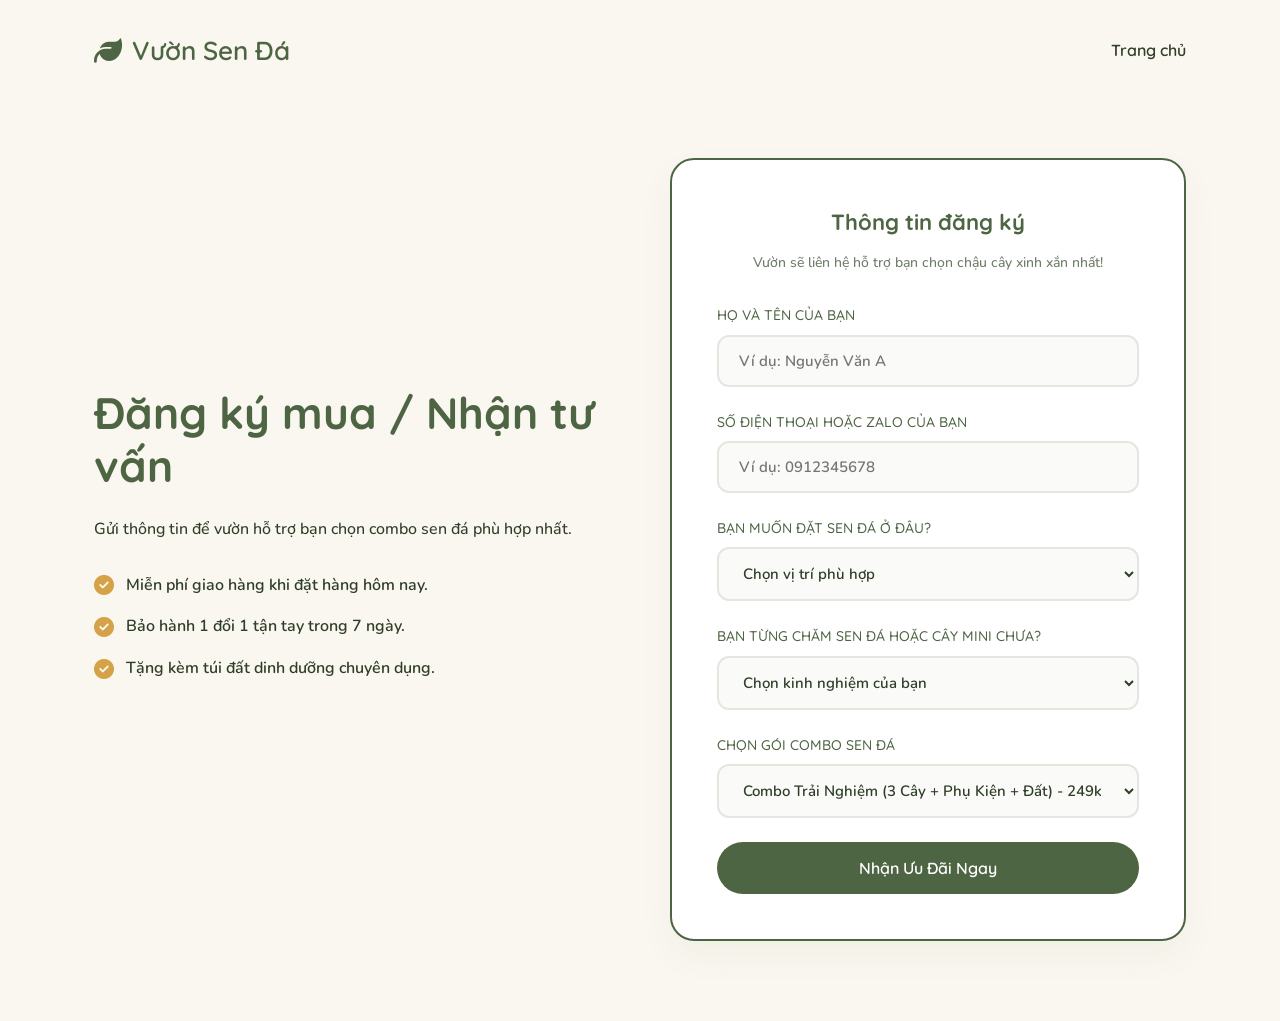
<file: dangky/index.html>
<!DOCTYPE html>
<html lang="vi">
<head>
  <meta charset="UTF-8">
  <meta name="viewport" content="width=device-width, initial-scale=1.0">
  <meta name="description" content="Đăng ký mua hoặc nhận tư vấn combo sen đá mini dễ chăm.">
  <title>Đăng ký tư vấn - Vườn Sen Đá</title>
  <link rel="preconnect" href="https://fonts.googleapis.com">
  <link rel="preconnect" href="https://fonts.gstatic.com" crossorigin>
  <link href="https://fonts.googleapis.com/css2?family=Nunito:wght@300;400;500;600;700&family=Quicksand:wght@300;400;500;600;700&display=swap" rel="stylesheet">
  <link rel="stylesheet" href="https://cdnjs.cloudflare.com/ajax/libs/font-awesome/6.4.0/css/all.min.css">
  <link rel="stylesheet" href="../index.css">
</head>
<body class="signup-page">
  <header>
    <div class="container header-content">
      <a href="../" class="logo" id="logo">
        <i class="fa-solid fa-leaf"></i> Vườn Sen Đá
      </a>
      <ul class="nav-links">
        <li><a href="../" class="nav-link">Trang chủ</a></li>
      </ul>
    </div>
  </header>

  <main>
    <section class="cta-section signup-section">
      <div class="container cta-grid signup-grid">
        <div class="cta-info">
          <h2>Đăng ký mua / Nhận tư vấn</h2>
          <p>Gửi thông tin để vườn hỗ trợ bạn chọn combo sen đá phù hợp nhất.</p>
          <ul class="cta-bullets">
            <li><i class="fa-solid fa-circle-check"></i> Miễn phí giao hàng khi đặt hàng hôm nay.</li>
            <li><i class="fa-solid fa-circle-check"></i> Bảo hành 1 đổi 1 tận tay trong 7 ngày.</li>
            <li><i class="fa-solid fa-circle-check"></i> Tặng kèm túi đất dinh dưỡng chuyên dụng.</li>
          </ul>
        </div>

        <div class="form-wrapper">
          <h3>Thông tin đăng ký</h3>
          <p>Vườn sẽ liên hệ hỗ trợ bạn chọn chậu cây xinh xắn nhất!</p>

          <form id="orderForm">
            <div class="form-group">
              <label for="fullName">Họ và tên của bạn</label>
              <input type="text" id="fullName" placeholder="Ví dụ: Nguyễn Văn A" required>
            </div>
            <div class="form-group">
              <label for="phoneNumber">Số điện thoại hoặc Zalo của bạn</label>
              <input type="tel" id="phoneNumber" placeholder="Ví dụ: 0912345678" required>
            </div>
            <div class="form-group">
              <label for="placementSelect">Bạn muốn đặt sen đá ở đâu?</label>
              <select id="placementSelect" required>
                <option value="" disabled selected>Chọn vị trí phù hợp</option>
                <option value="Bàn làm việc">Bàn làm việc</option>
                <option value="Phòng ngủ">Phòng ngủ</option>
                <option value="Quầy / kệ trang trí">Quầy / kệ trang trí</option>
                <option value="Nơi khác">Nơi khác</option>
              </select>
            </div>
            <div class="form-group">
              <label for="experienceSelect">Bạn từng chăm sen đá hoặc cây mini chưa?</label>
              <select id="experienceSelect" required>
                <option value="" disabled selected>Chọn kinh nghiệm của bạn</option>
                <option value="Chưa từng chăm">Chưa từng chăm</option>
                <option value="Đã từng chăm nhưng cây dễ héo">Đã từng chăm nhưng cây dễ héo</option>
                <option value="Đã có kinh nghiệm chăm cây">Đã có kinh nghiệm chăm cây</option>
              </select>
            </div>
            <div class="form-group">
              <label for="comboSelect">Chọn gói Combo Sen Đá</label>
              <select id="comboSelect" required>
                <option value="combo1">Combo Khởi Đầu (1 Cây + Chậu Gốm) - 99k</option>
                <option value="combo2" selected>Combo Trải Nghiệm (3 Cây + Phụ Kiện + Đất) - 249k</option>
                <option value="combo3">Combo Phủ Xanh (5 Cây + Phụ Kiện + Đất + Bình Tưới) - 379k</option>
              </select>
            </div>
            <button type="submit" class="btn btn-solid btn-submit" id="btn-submit">Nhận Ưu Đãi Ngay</button>
          </form>

          <div id="successMessage" style="display: none;">
            <i class="fa-solid fa-circle-check"></i>
            <h4>Gửi thông tin thành công!</h4>
            <p>Vườn Sen Đá sẽ gọi điện tư vấn trực tiếp cho bạn trong vòng 15 phút tới.</p>
          </div>
        </div>
      </div>
    </section>
  </main>

  <script>
    const GOOGLE_SCRIPT_URL = 'https://script.google.com/macros/s/AKfycbyvTFA9rg6vlzeQWGUNk2RSCX8b0bVJEtO6K11yNMRIom9UVF0GlWbloQmpUknqEbic-w/exec';

    document.getElementById('orderForm').addEventListener('submit', async function(e) {
      e.preventDefault();

      const submitButton = document.getElementById('btn-submit');
      const name = document.getElementById('fullName').value.trim();
      const phone = document.getElementById('phoneNumber').value.trim();
      const placement = document.getElementById('placementSelect').value;
      const experience = document.getElementById('experienceSelect').value;
      const combo = document.getElementById('comboSelect').options[document.getElementById('comboSelect').selectedIndex].text;

      submitButton.disabled = true;
      submitButton.textContent = 'Đang gửi...';

      try {
        await fetch(GOOGLE_SCRIPT_URL, {
          method: 'POST',
          mode: 'no-cors',
          headers: {
            'Content-Type': 'text/plain;charset=utf-8'
          },
          body: JSON.stringify({
            name: name,
            phone: phone,
            placement: placement,
            experience: experience,
            combo: combo,
            source: window.location.href
          })
        });

        this.style.display = 'none';
        document.getElementById('successMessage').style.display = 'block';
      } catch (error) {
        alert('Có lỗi khi gửi thông tin. Vui lòng thử lại hoặc liên hệ Zalo 0935.147.325.');
        submitButton.disabled = false;
        submitButton.textContent = 'Nhận Ưu Đãi Ngay';
      }
    });
  </script>
</body>
</html>
</file>
<file: index.css>
/* Color Palette & Custom Styles */
:root {
  --bg-cream: #faf7f0;       /* Main warm cream background */
  --primary-olive: #4e6543;  /* Main olive green */
  --primary-olive-light: #617d54;
  --accent-gold: #d5a247;    /* Mustard yellow/gold */
  --accent-burgundy: #a84448; /* Red/burgundy leaves */
  --bg-pink-bar: #f5e8e4;    /* Pink value props bar */
  --text-dark: #2f3e28;      /* Deep green-grey text */
  --text-muted: #6e7d69;     /* Soft muted text */
  --font-heading: 'Quicksand', sans-serif;
  --font-body: 'Nunito', sans-serif;
  --transition-bounce: all 0.4s cubic-bezier(0.175, 0.885, 0.32, 1.275);
}

/* Reset & Base */
* {
  box-sizing: border-box;
  margin: 0;
  padding: 0;
}

body {
  background-color: var(--bg-cream);
  color: var(--text-dark);
  font-family: var(--font-body);
  font-weight: 500;
  line-height: 1.6;
  overflow-x: hidden;
  position: relative;
}

/* Typography Custom */
h1, h2, h3, .logo, .nav-link, .btn {
  font-family: var(--font-heading);
}

.text-olive {
  color: var(--primary-olive);
}

.text-gold {
  color: var(--accent-gold);
}

/* Container */
.container {
  max-width: 1140px;
  margin: 0 auto;
  padding: 0 24px;
  position: relative;
}

/* Navigation */
header {
  padding: 30px 0;
  background: transparent;
  width: 100%;
  position: absolute;
  top: 0;
  z-index: 100;
}

.header-content {
  display: flex;
  justify-content: space-between;
  align-items: center;
}

.logo {
  font-size: 26px;
  font-weight: 600;
  color: var(--primary-olive);
  text-decoration: none;
  display: flex;
  align-items: center;
  gap: 10px;
}

.logo i {
  font-size: 28px;
}

.nav-links {
  display: flex;
  align-items: center;
  gap: 30px;
  list-style: none;
}

.nav-link {
  color: var(--text-dark);
  text-decoration: none;
  font-size: 16px;
  font-weight: 600;
  transition: var(--transition-bounce);
}

.nav-link:hover {
  color: var(--primary-olive);
  transform: translateY(-1px);
}

/* Buttons */
.btn {
  display: inline-flex;
  align-items: center;
  justify-content: center;
  padding: 14px 32px;
  font-size: 16px;
  font-weight: 600;
  border-radius: 100px;
  text-decoration: none;
  transition: var(--transition-bounce);
  cursor: pointer;
  border: none;
}

.btn-solid {
  background-color: var(--primary-olive);
  color: #ffffff;
}

.btn-solid:hover {
  background-color: var(--primary-olive-light);
  transform: translateY(-3px) scale(1.02);
  box-shadow: 0 10px 20px rgba(78, 101, 67, 0.25);
}

.btn-outline {
  background-color: transparent;
  color: var(--primary-olive);
  border: 2px solid var(--primary-olive);
}

.btn-outline:hover {
  background-color: var(--primary-olive);
  color: #ffffff;
  transform: translateY(-3px);
}

.nav-cta {
  padding: 10px 24px;
}

/* Hero Section */
.hero {
  padding: 160px 0 100px 0;
  position: relative;
  overflow: hidden;
}

.hero-grid {
  display: grid;
  grid-template-columns: 1.1fr 0.9fr;
  gap: 40px;
  align-items: center;
}

.hero-content {
  position: relative;
  z-index: 5;
}

.hero-title {
  font-size: 54px;
  line-height: 1.15;
  font-weight: 500;
  margin-bottom: 24px;
  position: relative;
}

/* Leaf decoration on title */
.title-leaf {
  position: absolute;
  top: -30px;
  left: -20px;
  width: 35px;
  height: 35px;
  opacity: 0.85;
}

.title-leaf-right {
  display: inline-block;
  vertical-align: middle;
  width: 30px;
  height: 30px;
  margin-left: 5px;
}

.hero-subtext {
  font-size: 18px;
  color: var(--text-muted);
  margin-bottom: 36px;
  max-width: 500px;
}

.hero-image-area {
  position: relative;
  display: flex;
  justify-content: center;
  align-items: center;
  z-index: 2;
}

/* Frame layout for succulent */
.hero-image-wrapper {
  position: relative;
  width: 100%;
  max-width: 420px;
}

.hero-image {
  width: 100%;
  aspect-ratio: 1 / 1;
  object-fit: cover;
  border-radius: 200px 200px 0 0; /* Match arch shape in reference image */
  border: 4px solid var(--primary-olive);
  box-shadow: 0 15px 35px rgba(78, 101, 67, 0.15);
  background-color: #ffffff;
  z-index: 2;
  position: relative;
}

/* Decorative plants behind the main hero image */
.deco-burgundy-leaf {
  position: absolute;
  bottom: -20px;
  left: -40px;
  width: 120px;
  z-index: 1;
  animation: float-slow 6s ease-in-out infinite alternate;
}

.deco-yellow-leaf {
  position: absolute;
  top: -30px;
  right: -30px;
  width: 110px;
  z-index: 1;
  animation: float-slow-reverse 8s ease-in-out infinite alternate;
}

/* Value Props Bar */
.value-bar {
  background-color: var(--bg-pink-bar);
  padding: 30px 0;
  text-align: center;
  position: relative;
  z-index: 10;
}

.value-grid {
  display: grid;
  grid-template-columns: repeat(3, 1fr);
  gap: 20px;
}

.value-item {
  display: flex;
  flex-direction: column;
  align-items: center;
  gap: 12px;
}

.value-item i {
  font-size: 32px;
  color: var(--primary-olive);
}

.value-title {
  font-family: var(--font-heading);
  font-size: 18px;
  font-weight: 600;
  color: var(--primary-olive);
  text-transform: uppercase;
  letter-spacing: 0.5px;
}

/* Decorative Vines/Branches hanging between sections */
.vine-left {
  position: absolute;
  top: -120px;
  left: -50px;
  width: 180px;
  pointer-events: none;
  opacity: 0.9;
  z-index: 4;
}

.vine-right {
  position: absolute;
  top: -60px;
  right: -50px;
  width: 180px;
  pointer-events: none;
  opacity: 0.9;
  z-index: 4;
}

/* Pain Points Section */
.problems {
  padding: 120px 0;
  position: relative;
}

.section-title {
  font-size: 42px;
  text-align: center;
  font-weight: 500;
  color: var(--primary-olive);
  margin-bottom: 24px;
}

.section-subtitle {
  text-align: center;
  font-size: 18px;
  color: var(--text-muted);
  max-width: 650px;
  margin: 0 auto 60px auto;
}

.problem-grid {
  display: grid;
  grid-template-columns: repeat(4, 1fr);
  gap: 24px;
}

.problem-card {
  background-color: #ffffff;
  padding: 35px 25px;
  border-radius: 20px;
  box-shadow: 0 10px 25px rgba(78, 101, 67, 0.04);
  border: 2px solid transparent;
  transition: var(--transition-bounce);
  text-align: center;
}

.problem-card:hover {
  transform: translateY(-8px);
  border-color: var(--accent-gold);
  box-shadow: 0 15px 35px rgba(78, 101, 67, 0.08);
}

.problem-icon-wrapper {
  width: 60px;
  height: 60px;
  border-radius: 50%;
  background-color: #faecea; /* Rose tint */
  color: #c95d52;
  display: flex;
  align-items: center;
  justify-content: center;
  font-size: 24px;
  margin: 0 auto 24px auto;
  transition: var(--transition-bounce);
}

.problem-card:hover .problem-icon-wrapper {
  transform: scale(1.1) rotate(-8deg);
}

.problem-card h3 {
  font-size: 19px;
  margin-bottom: 12px;
  color: var(--primary-olive);
}

.problem-card p {
  font-size: 15px;
  color: var(--text-muted);
}

/* Solution / Benefits Section (Arch Design matching reference) */
.benefits-section {
  padding: 120px 0;
  background-color: #ffffff;
  position: relative;
}

.benefits-grid {
  display: grid;
  grid-template-columns: repeat(3, 1fr);
  gap: 40px;
  margin-bottom: 60px;
}

.benefit-card-wrapper {
  display: flex;
  flex-direction: column;
  align-items: center;
  text-align: center;
}

/* Colorful arch background shapes behind text/icons */
.arch-frame {
  width: 100%;
  max-width: 250px;
  aspect-ratio: 0.85 / 1;
  border-radius: 125px 125px 0 0;
  display: flex;
  flex-direction: column;
  justify-content: center;
  align-items: center;
  padding: 40px 24px 24px 24px;
  margin-bottom: 24px;
  transition: var(--transition-bounce);
  position: relative;
}

.arch-frame:hover {
  transform: translateY(-5px);
}

.arch-pink { background-color: #fae0dc; }
.arch-green { background-color: #d6ebd9; }
.arch-yellow { background-color: #f7eec6; }

.arch-icon {
  font-size: 36px;
  color: var(--primary-olive);
  margin-bottom: 20px;
}

.arch-frame h3 {
  font-size: 20px;
  color: var(--primary-olive);
  margin-bottom: 12px;
  line-height: 1.3;
}

.arch-frame p {
  font-size: 14px;
  color: var(--text-dark);
}

.benefits-section-footer {
  text-align: center;
}

.benefits-cta {
  padding: 16px 48px;
  font-size: 18px;
}

/* CTA & Form Section */
.cta-section {
  padding: 120px 0;
  background-color: var(--bg-cream);
  position: relative;
  scroll-margin-top: 40px;
}

.signup-page header {
  position: static;
}

.signup-section {
  min-height: calc(100vh - 96px);
  padding: 56px 0 80px;
}

.signup-grid {
  grid-template-columns: 0.9fr 1.1fr;
}

.cta-grid {
  display: grid;
  grid-template-columns: 1fr 1fr;
  gap: 60px;
  align-items: center;
}

.cta-info h2 {
  font-size: 44px;
  color: var(--primary-olive);
  line-height: 1.2;
  margin-bottom: 24px;
}

.cta-bullets {
  list-style: none;
  margin: 30px 0;
}

.cta-bullets li {
  display: flex;
  align-items: center;
  gap: 12px;
  font-size: 16px;
  margin-bottom: 16px;
  font-weight: 600;
}

.cta-bullets li i {
  color: var(--accent-gold);
  font-size: 20px;
}

.form-wrapper {
  background-color: #ffffff;
  padding: 45px;
  border-radius: 24px;
  border: 2px solid var(--primary-olive);
  box-shadow: 0 15px 35px rgba(78, 101, 67, 0.05);
}

.form-wrapper h3 {
  font-size: 22px;
  color: var(--primary-olive);
  margin-bottom: 12px;
  text-align: center;
}

.form-wrapper p {
  text-align: center;
  font-size: 14px;
  color: var(--text-muted);
  margin-bottom: 30px;
}

.form-group {
  margin-bottom: 24px;
}

.form-group label {
  display: block;
  font-family: var(--font-heading);
  font-size: 14px;
  color: var(--primary-olive);
  margin-bottom: 8px;
  text-transform: uppercase;
}

.form-group input, .form-group select {
  width: 100%;
  padding: 14px 20px;
  border-radius: 12px;
  border: 2px solid #e2e8df;
  background-color: #fafbf9;
  font-family: var(--font-body);
  font-size: 15px;
  font-weight: 600;
  color: var(--text-dark);
  transition: var(--transition-bounce);
}

.form-group input:focus, .form-group select:focus {
  outline: none;
  border-color: var(--primary-olive);
  background-color: #ffffff;
}

.btn-submit {
  width: 100%;
  padding: 16px;
  font-size: 16px;
}

/* Success State styling */
#successMessage {
  display: none;
  text-align: center;
  padding: 30px 10px;
}

#successMessage i {
  font-size: 54px;
  color: var(--primary-olive);
  margin-bottom: 20px;
}

#successMessage h4 {
  font-family: var(--font-heading);
  font-size: 22px;
  color: var(--primary-olive);
  margin-bottom: 10px;
}

#successMessage p {
  font-size: 15px;
  color: var(--text-muted);
}

/* Footer */
footer {
  background-color: var(--primary-olive);
  color: #ffffff;
  padding: 40px 0;
  text-align: center;
}

.footer-content {
  display: flex;
  justify-content: space-between;
  align-items: center;
}

.footer-logo {
  font-family: var(--font-heading);
  font-size: 22px;
  color: #ffffff;
  text-decoration: none;
  display: flex;
  align-items: center;
  gap: 8px;
}

/* Animations */
@keyframes float-slow {
  0% { transform: translateY(0px) rotate(0deg); }
  100% { transform: translateY(-10px) rotate(5deg); }
}

@keyframes float-slow-reverse {
  0% { transform: translateY(0px) rotate(0deg); }
  100% { transform: translateY(8px) rotate(-5deg); }
}

/* Responsive */
@media (max-width: 991px) {
  .hero-grid {
    grid-template-columns: 1fr;
    text-align: center;
  }
  .hero-title {
    font-size: 38px;
  }
  .title-leaf {
    display: none;
  }
  .hero-subtext {
    margin-left: auto;
    margin-right: auto;
  }
  .hero-image-area {
    margin-top: 40px;
  }
  .value-grid {
    grid-template-columns: 1fr;
    gap: 24px;
  }
  .problem-grid {
    grid-template-columns: repeat(2, 1fr);
  }
  .benefits-grid {
    grid-template-columns: 1fr;
    gap: 40px;
  }
  .arch-frame {
    margin: 0 auto 16px auto;
  }
  .cta-grid {
    grid-template-columns: 1fr;
    gap: 40px;
  }
  .cta-info {
    text-align: center;
  }
  .cta-bullets {
    display: inline-block;
    text-align: left;
  }
  .footer-content {
    flex-direction: column;
    gap: 20px;
  }
}

@media (max-width: 768px) {
  header {
    padding: 16px 0;
  }
  .logo {
    font-size: 20px;
    white-space: nowrap;
  }
  .logo i {
    font-size: 22px;
  }
  .nav-links li:not(:last-child) {
    display: none;
  }
  .nav-links {
    gap: 10px;
  }
  .nav-links .btn-solid {
    padding: 8px 18px !important;
    font-size: 14px;
  }
  .hero {
    padding: 100px 0 60px 0;
  }
  .hero-title {
    font-size: 30px;
  }
  .section-title {
    font-size: 28px;
  }
  .cta-info h2 {
    font-size: 28px;
  }
}

@media (max-width: 576px) {
  .problem-grid {
    grid-template-columns: 1fr;
  }
  .form-wrapper {
    padding: 24px 20px;
  }
  .hero-title {
    font-size: 25px;
    line-height: 1.35;
  }
  .section-subtitle {
    font-size: 15px;
    margin-bottom: 40px;
  }
}

/* Sales chatbot */
.sr-only {
  position: absolute;
  width: 1px;
  height: 1px;
  padding: 0;
  margin: -1px;
  overflow: hidden;
  clip: rect(0, 0, 0, 0);
  white-space: nowrap;
  border: 0;
}

.sales-chatbot {
  position: fixed;
  right: 24px;
  bottom: 24px;
  z-index: 1000;
  display: flex;
  flex-direction: column;
  align-items: flex-end;
  gap: 12px;
  font-family: var(--font-body);
}

.sales-chatbot [hidden] {
  display: none !important;
}

.chatbot-toggle {
  display: inline-flex;
  align-items: center;
  justify-content: center;
  gap: 10px;
  min-height: 56px;
  padding: 0 22px;
  border: 0;
  border-radius: 999px;
  background: var(--primary-olive);
  color: #fff;
  box-shadow: 0 14px 34px rgba(47, 62, 40, 0.28);
  font-family: var(--font-heading);
  font-size: 15px;
  font-weight: 700;
  cursor: pointer;
  transition: transform 180ms ease, background-color 180ms ease, box-shadow 180ms ease;
}

.chatbot-toggle:hover {
  background: var(--primary-olive-light);
  transform: translateY(-2px);
  box-shadow: 0 18px 38px rgba(47, 62, 40, 0.34);
}

.chatbot-toggle i {
  font-size: 20px;
}

.chatbot-panel {
  width: min(380px, calc(100vw - 32px));
  overflow: hidden;
  border: 1px solid rgba(78, 101, 67, 0.16);
  border-radius: 24px;
  background: #fffdf9;
  box-shadow: 0 24px 64px rgba(47, 62, 40, 0.24);
  animation: chatbot-enter 180ms ease-out;
}

.chatbot-header {
  display: flex;
  align-items: center;
  justify-content: space-between;
  gap: 16px;
  padding: 16px 18px;
  background: var(--primary-olive);
  color: #fff;
}

.chatbot-brand {
  display: flex;
  align-items: center;
  gap: 11px;
}

.chatbot-brand > div {
  display: flex;
  flex-direction: column;
  line-height: 1.25;
}

.chatbot-brand strong {
  font-family: var(--font-heading);
  font-size: 16px;
}

.chatbot-brand span {
  margin-top: 3px;
  color: rgba(255, 255, 255, 0.82);
  font-size: 12px;
}

.chatbot-brand span i {
  margin-right: 4px;
  color: #b9df8d;
  font-size: 7px;
  vertical-align: 2px;
}

.chatbot-avatar {
  display: grid;
  width: 38px;
  height: 38px;
  place-items: center;
  border-radius: 50%;
  background: var(--accent-gold);
  color: var(--text-dark);
}

.chatbot-close {
  display: grid;
  width: 38px;
  height: 38px;
  flex: 0 0 auto;
  place-items: center;
  border: 0;
  border-radius: 50%;
  background: rgba(255, 255, 255, 0.12);
  color: #fff;
  cursor: pointer;
}

.chatbot-close:hover {
  background: rgba(255, 255, 255, 0.22);
}

.chatbot-messages {
  display: flex;
  max-height: min(330px, 45vh);
  min-height: 156px;
  flex-direction: column;
  gap: 10px;
  overflow-y: auto;
  padding: 18px;
  background:
    radial-gradient(circle at 100% 0, rgba(213, 162, 71, 0.1), transparent 35%),
    var(--bg-cream);
  scroll-behavior: smooth;
}

.chat-message {
  max-width: 86%;
  padding: 11px 14px;
  border-radius: 17px;
  font-size: 14px;
  line-height: 1.5;
  white-space: pre-line;
}

.chat-message-bot {
  align-self: flex-start;
  border-bottom-left-radius: 5px;
  background: #fff;
  color: var(--text-dark);
  box-shadow: 0 5px 16px rgba(47, 62, 40, 0.08);
}

.chat-message-user {
  align-self: flex-end;
  border-bottom-right-radius: 5px;
  background: var(--primary-olive);
  color: #fff;
}

.chatbot-quick-replies {
  display: flex;
  gap: 7px;
  overflow-x: auto;
  padding: 12px 14px 6px;
  background: #fffdf9;
  scrollbar-width: thin;
}

.chatbot-quick-replies button {
  flex: 0 0 auto;
  padding: 7px 11px;
  border: 1px solid rgba(78, 101, 67, 0.3);
  border-radius: 999px;
  background: transparent;
  color: var(--primary-olive);
  font-family: var(--font-body);
  font-size: 12px;
  font-weight: 700;
  cursor: pointer;
}

.chatbot-quick-replies button:hover {
  background: rgba(78, 101, 67, 0.08);
}

.chatbot-cta {
  display: flex;
  align-items: center;
  justify-content: center;
  gap: 9px;
  margin: 8px 14px 4px;
  padding: 11px 16px;
  border-radius: 14px;
  background: var(--accent-gold);
  color: var(--text-dark);
  font-family: var(--font-heading);
  font-size: 14px;
  font-weight: 700;
  text-decoration: none;
}

.chatbot-cta:hover {
  filter: brightness(1.04);
}

.chatbot-form {
  display: grid;
  grid-template-columns: 1fr 44px;
  gap: 8px;
  padding: 10px 14px 14px;
  background: #fffdf9;
}

.chatbot-form input {
  min-width: 0;
  height: 44px;
  padding: 0 14px;
  border: 1px solid rgba(78, 101, 67, 0.24);
  border-radius: 14px;
  outline: none;
  background: #fff;
  color: var(--text-dark);
  font-family: var(--font-body);
  font-size: 14px;
}

.chatbot-form input:focus {
  border-color: var(--primary-olive);
  box-shadow: 0 0 0 3px rgba(78, 101, 67, 0.12);
}

.chatbot-form button {
  display: grid;
  width: 44px;
  height: 44px;
  place-items: center;
  border: 0;
  border-radius: 14px;
  background: var(--primary-olive);
  color: #fff;
  cursor: pointer;
}

.chatbot-toggle:focus-visible,
.chatbot-close:focus-visible,
.chatbot-quick-replies button:focus-visible,
.chatbot-cta:focus-visible,
.chatbot-form button:focus-visible {
  outline: 3px solid rgba(213, 162, 71, 0.7);
  outline-offset: 3px;
}

@keyframes chatbot-enter {
  from {
    opacity: 0;
    transform: translateY(10px) scale(0.98);
  }

  to {
    opacity: 1;
    transform: translateY(0) scale(1);
  }
}

@media (max-width: 576px) {
  .sales-chatbot {
    right: 16px;
    bottom: 16px;
  }

  .chatbot-panel {
    width: calc(100vw - 32px);
    border-radius: 20px;
  }

  .chatbot-toggle {
    min-height: 52px;
    padding: 0 18px;
  }

  .chatbot-messages {
    max-height: 42vh;
  }
}

@media (prefers-reduced-motion: reduce) {
  .chatbot-panel {
    animation: none;
  }

  .chatbot-toggle {
    transition: none;
  }
}
</file>
